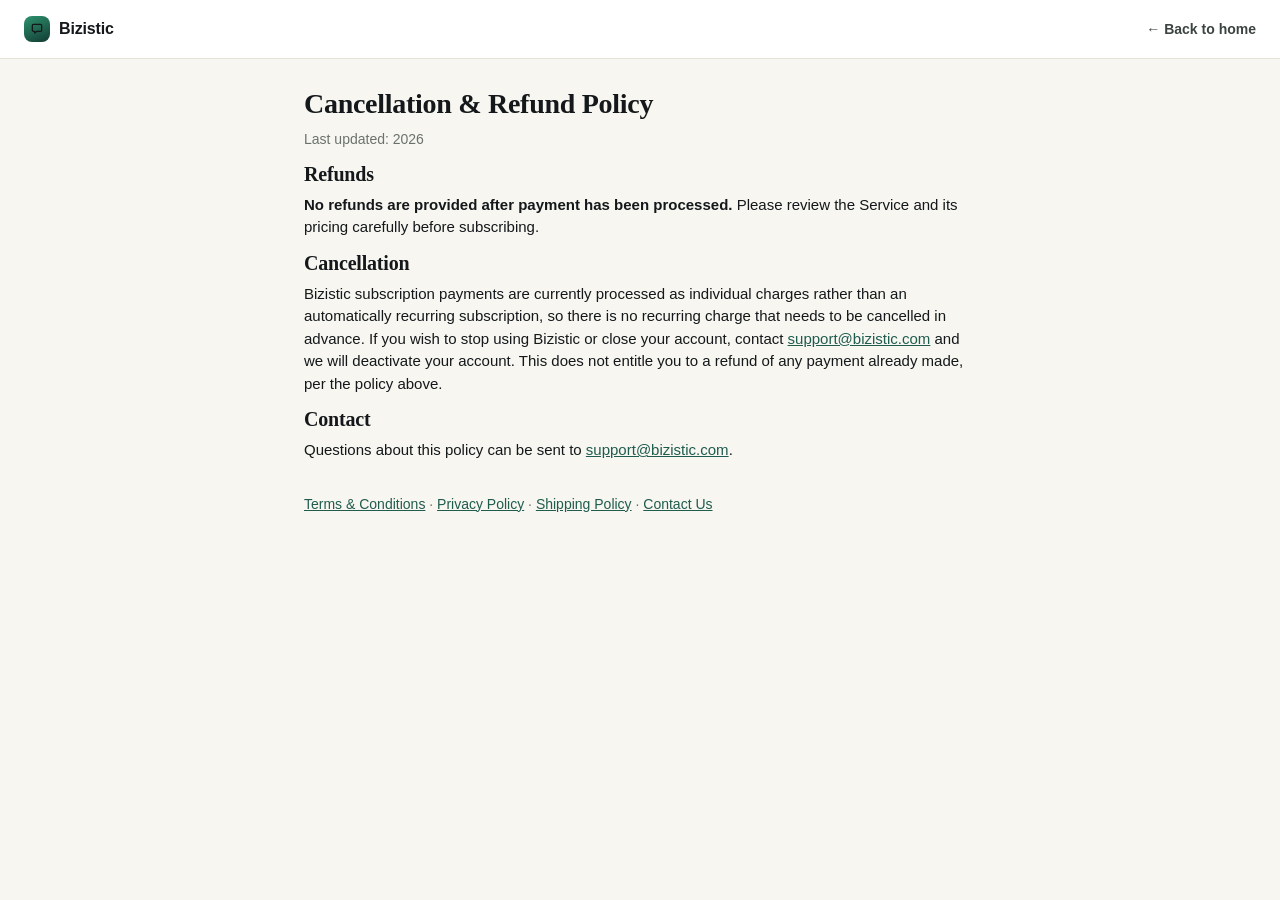
<file: static/cancellation-refunds.html>
<!DOCTYPE html>
<html lang="en">
<head>
  <meta charset="UTF-8">
  <meta name="viewport" content="width=device-width, initial-scale=1.0">
  <title>Cancellation &amp; Refund Policy — Bizistic</title>
  <link rel="icon" type="image/svg+xml" href="/static/favicon.svg">
  <link rel="stylesheet" href="/static/css/base.css">
</head>
<body>
  <nav class="ba-navbar">
    <a href="/" class="ba-brand">
      <span class="ba-brand-mark"><svg viewBox="0 0 24 24" fill="none" stroke="currentColor" stroke-width="2.2" stroke-linecap="round" stroke-linejoin="round"><path d="M4 6a2 2 0 0 1 2-2h12a2 2 0 0 1 2 2v8a2 2 0 0 1-2 2h-6l-4 3v-3H6a2 2 0 0 1-2-2Z"/></svg></span>
      Bizistic
    </a>
    <a href="/" class="ba-navlink">&larr; Back to home</a>
  </nav>

  <div class="ba-container" style="max-width: 720px;">
    <h1>Cancellation &amp; Refund Policy</h1>
    <p class="ba-muted">Last updated: 2026</p>

    <h2>Refunds</h2>
    <p><strong>No refunds are provided after payment has been processed.</strong> Please review the Service and its pricing carefully before subscribing.</p>

    <h2>Cancellation</h2>
    <p>Bizistic subscription payments are currently processed as individual charges rather than an automatically recurring subscription, so there is no recurring charge that needs to be cancelled in advance. If you wish to stop using Bizistic or close your account, contact <a href="mailto:support@bizistic.com">support@bizistic.com</a> and we will deactivate your account. This does not entitle you to a refund of any payment already made, per the policy above.</p>

    <h2>Contact</h2>
    <p>Questions about this policy can be sent to <a href="mailto:support@bizistic.com">support@bizistic.com</a>.</p>

    <p class="ba-muted" style="margin-top: 32px;">
      <a href="/terms">Terms &amp; Conditions</a> &middot;
      <a href="/privacy">Privacy Policy</a> &middot;
      <a href="/shipping-policy">Shipping Policy</a> &middot;
      <a href="/contact">Contact Us</a>
    </p>
  </div>
</body>
</html>
</file>
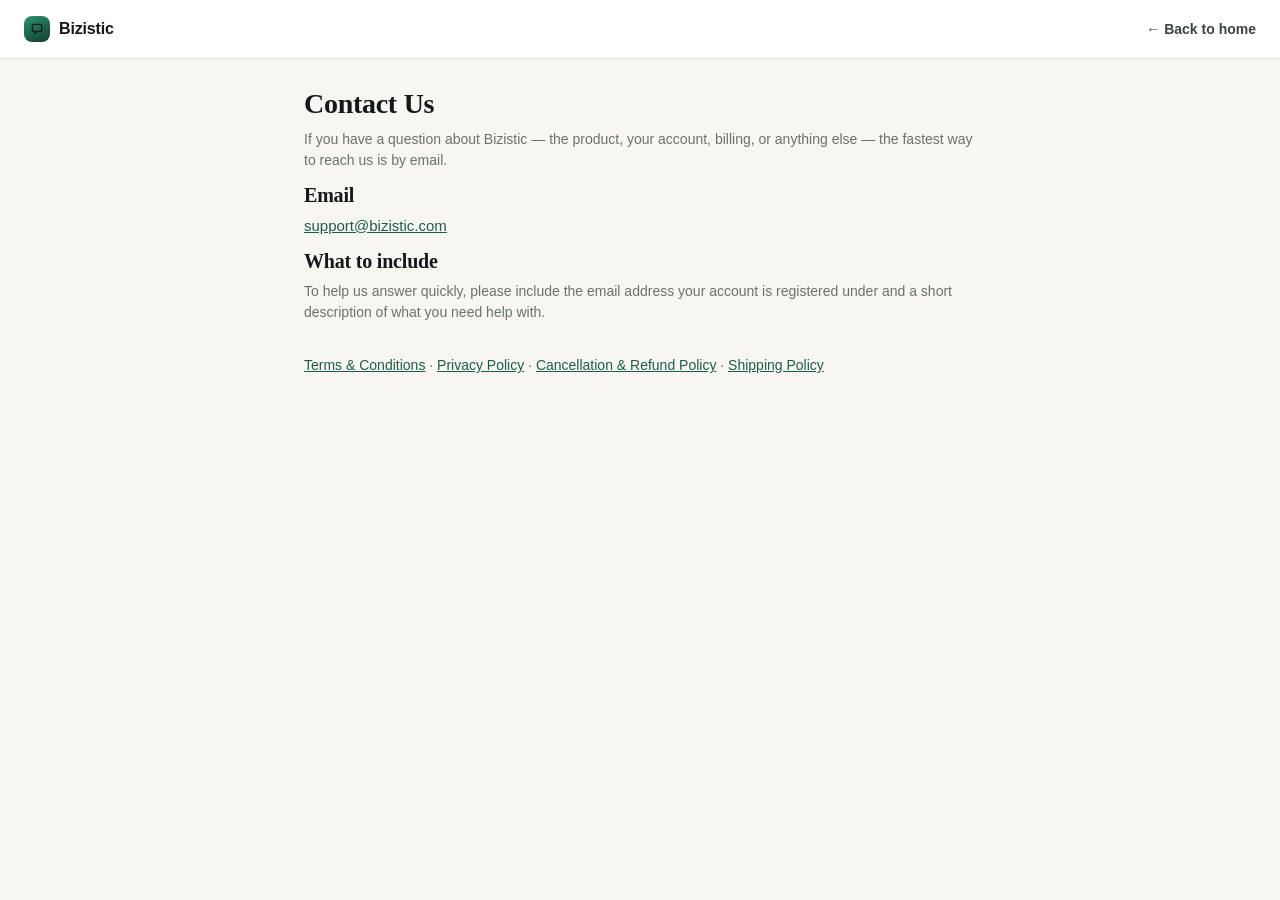
<file: static/contact.html>
<!DOCTYPE html>
<html lang="en">
<head>
  <meta charset="UTF-8">
  <meta name="viewport" content="width=device-width, initial-scale=1.0">
  <title>Contact Us — Bizistic</title>
  <link rel="icon" type="image/svg+xml" href="/static/favicon.svg">
  <link rel="stylesheet" href="/static/css/base.css">
</head>
<body>
  <nav class="ba-navbar">
    <a href="/" class="ba-brand">
      <span class="ba-brand-mark"><svg viewBox="0 0 24 24" fill="none" stroke="currentColor" stroke-width="2.2" stroke-linecap="round" stroke-linejoin="round"><path d="M4 6a2 2 0 0 1 2-2h12a2 2 0 0 1 2 2v8a2 2 0 0 1-2 2h-6l-4 3v-3H6a2 2 0 0 1-2-2Z"/></svg></span>
      Bizistic
    </a>
    <a href="/" class="ba-navlink">&larr; Back to home</a>
  </nav>

  <div class="ba-container" style="max-width: 720px;">
    <h1>Contact Us</h1>
    <p class="ba-muted">If you have a question about Bizistic — the product, your account, billing, or anything else — the fastest way to reach us is by email.</p>

    <h2>Email</h2>
    <p><a href="mailto:support@bizistic.com">support@bizistic.com</a></p>

    <h2>What to include</h2>
    <p class="ba-muted">To help us answer quickly, please include the email address your account is registered under and a short description of what you need help with.</p>

    <p class="ba-muted" style="margin-top: 32px;">
      <a href="/terms">Terms &amp; Conditions</a> &middot;
      <a href="/privacy">Privacy Policy</a> &middot;
      <a href="/cancellation-refunds">Cancellation &amp; Refund Policy</a> &middot;
      <a href="/shipping-policy">Shipping Policy</a>
    </p>
  </div>
</body>
</html>
</file>
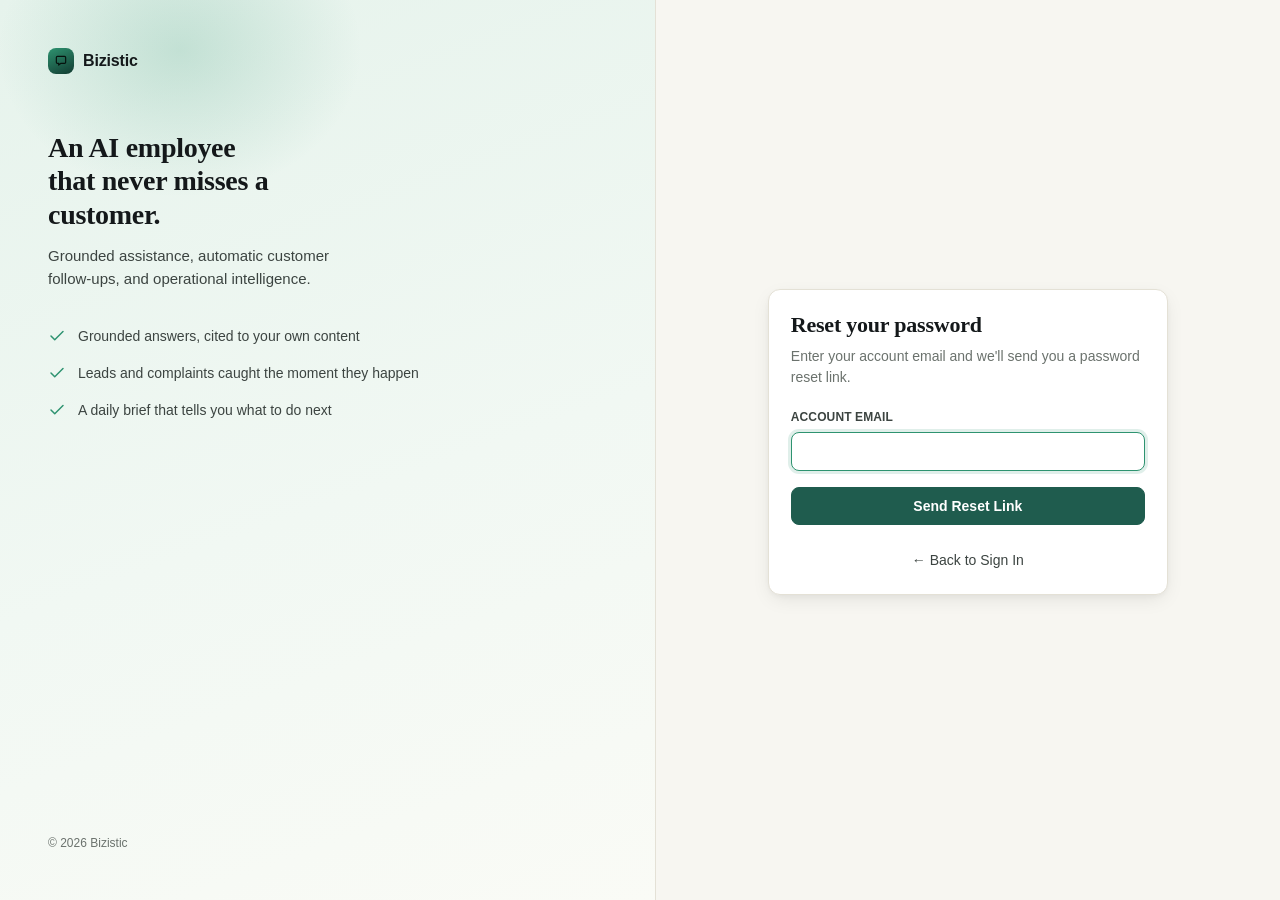
<file: static/forgot-password.html>
<!DOCTYPE html>
<html lang="en">
<head>
  <meta charset="UTF-8">
  <meta name="viewport" content="width=device-width, initial-scale=1.0">
  <title>Forgot Password — Bizistic</title>
  <link rel="icon" type="image/svg+xml" href="/static/favicon.svg">
  <link rel="stylesheet" href="/static/css/base.css">
  <style>
    .auth-shell { min-height: 100vh; display: grid; grid-template-columns: 1.05fr 1fr; }
    .auth-brand {
      background: linear-gradient(160deg, #E6F3EC 0%, #F1F8F3 55%, #FAFBF6 100%); color: var(--ba-ink); padding: 48px; border-right: 1px solid var(--ba-border); display: flex; flex-direction: column; justify-content: space-between;
      position: relative; overflow: hidden;
    }
    .auth-brand::before {
      content: ""; position: absolute; top: -160px; left: -80px; width: 520px; height: 420px;
      background: radial-gradient(closest-side, rgba(46,147,112,0.20), transparent 70%); pointer-events: none;
    }
    .auth-brand-inner { position: relative; z-index: 1; }
    .auth-brand h2 { font-family: var(--ba-font-serif); font-size: 1.75rem; max-width: 16ch; color: var(--ba-ink); margin-bottom: 14px; }
    .auth-brand p { color: var(--ba-ink-soft); font-size: 0.9375rem; max-width: 34ch; }
    .auth-points { display: flex; flex-direction: column; gap: 16px; margin-top: 36px; position: relative; z-index: 1; }
    .auth-point { display: flex; gap: 12px; align-items: flex-start; font-size: 0.875rem; color: var(--ba-ink-soft); }
    .auth-point svg { width: 18px; height: 18px; flex-shrink: 0; margin-top: 1px; color: var(--ba-accent); }
    .auth-form-side { display: flex; align-items: center; justify-content: center; padding: 40px 24px; }
    .auth-card-wrap { width: 100%; max-width: 400px; }
    @media (max-width: 860px) {
      .auth-shell { grid-template-columns: 1fr; }
      .auth-brand { display: none; }
      .auth-form-side { padding: 32px 20px; }
    }
  </style>
</head>
<body>
  <div class="auth-shell">
    <div class="auth-brand">
      <div class="auth-brand-inner">
        <a href="/" class="ba-brand">
          <span class="ba-brand-mark"><svg viewBox="0 0 24 24" fill="none" stroke="#06110D" stroke-width="2" stroke-linecap="round" stroke-linejoin="round"><path d="M4 6a2 2 0 0 1 2-2h12a2 2 0 0 1 2 2v8a2 2 0 0 1-2 2h-6l-4 3v-3H6a2 2 0 0 1-2-2Z"/></svg></span>
          Bizistic
        </a>
        <h2 style="margin-top:56px;">An AI employee that never misses a customer.</h2>
        <p>Grounded assistance, automatic customer follow-ups, and operational intelligence.</p>
        <div class="auth-points">
          <div class="auth-point"><svg viewBox="0 0 24 24" fill="none" stroke="currentColor" stroke-width="2" stroke-linecap="round" stroke-linejoin="round"><path d="M20 6 9 17l-5-5"/></svg> Grounded answers, cited to your own content</div>
          <div class="auth-point"><svg viewBox="0 0 24 24" fill="none" stroke="currentColor" stroke-width="2" stroke-linecap="round" stroke-linejoin="round"><path d="M20 6 9 17l-5-5"/></svg> Leads and complaints caught the moment they happen</div>
          <div class="auth-point"><svg viewBox="0 0 24 24" fill="none" stroke="currentColor" stroke-width="2" stroke-linecap="round" stroke-linejoin="round"><path d="M20 6 9 17l-5-5"/></svg> A daily brief that tells you what to do next</div>
        </div>
      </div>
      <div style="position:relative; z-index:1; font-size:0.75rem; color:var(--ba-muted);">&copy; 2026 Bizistic</div>
    </div>

    <div class="auth-form-side">
      <div class="auth-card-wrap">
        <div class="ba-card" style="box-shadow:var(--ba-shadow-md);">
          <h1 style="font-size: 1.375rem; margin-top: 0; margin-bottom: 8px;">Reset your password</h1>
          <p class="ba-muted" style="margin-top: 0; margin-bottom: 20px; font-size: 0.875rem;">
            Enter your account email and we'll send you a password reset link.
          </p>

          <div id="alert" class="ba-alert ba-alert-error" style="display: none; margin-bottom: 16px;"></div>
          <div id="success-alert" class="ba-alert ba-alert-info" style="display: none; margin-bottom: 16px;"></div>

          <form id="forgot-form" onsubmit="handleForgotPassword(event)">
            <div class="ba-field">
              <label class="ba-label" for="forgot-email">Account Email</label>
              <input class="ba-input" type="email" id="forgot-email" required autocomplete="email" autofocus>
            </div>
            <button type="submit" class="ba-btn ba-btn-block" id="submit-btn">Send Reset Link</button>
          </form>

          <div style="margin-top: 24px; text-align: center;">
            <a href="/login" style="font-size: 0.875rem; color: var(--ba-ink-soft); text-decoration: none;">&larr; Back to Sign In</a>
          </div>
        </div>
      </div>
    </div>
  </div>

  <script>
    function showAlert(msg) {
      const el = document.getElementById('alert');
      el.innerText = msg;
      el.style.display = 'block';
      document.getElementById('success-alert').style.display = 'none';
    }
    function showSuccess(msg) {
      const el = document.getElementById('success-alert');
      el.innerText = msg;
      el.style.display = 'block';
      document.getElementById('alert').style.display = 'none';
    }
    function hideAlert() {
      document.getElementById('alert').style.display = 'none';
      document.getElementById('success-alert').style.display = 'none';
    }

    async function handleForgotPassword(e) {
      e.preventDefault();
      hideAlert();
      const btn = document.getElementById('submit-btn');
      const email = document.getElementById('forgot-email').value.trim();
      btn.disabled = true;
      btn.innerText = 'Sending...';

      try {
        const res = await fetch('/api/auth/forgot-password', {
          method: 'POST',
          headers: { 'Content-Type': 'application/json' },
          body: JSON.stringify({ email }),
        });
        const data = await res.json();
        if (!res.ok) {
          throw new Error(data.detail || 'Could not process request.');
        }
        showSuccess(data.message || 'If an account with that email exists, a password reset link has been sent.');
        document.getElementById('forgot-form').style.display = 'none';
      } catch (err) {
        showAlert(err.message);
        btn.disabled = false;
        btn.innerText = 'Send Reset Link';
      }
    }
  </script>
</body>
</html>
</file>
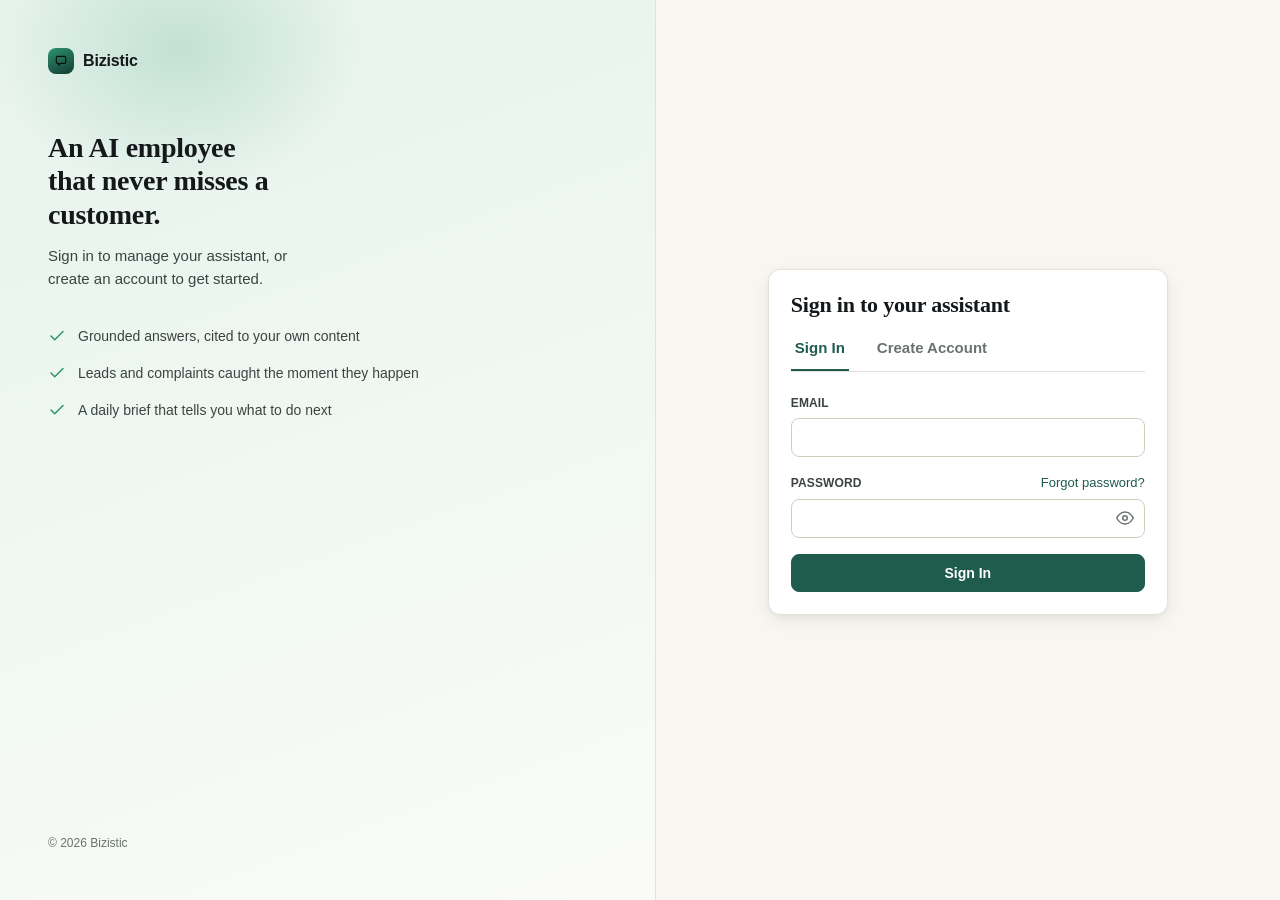
<file: static/login.html>
<!DOCTYPE html>
<html lang="en">
<head>
  <meta charset="UTF-8">
  <meta name="viewport" content="width=device-width, initial-scale=1.0">
  <title>Sign In — Bizistic</title>
  <link rel="icon" type="image/svg+xml" href="/static/favicon.svg">
  <link rel="stylesheet" href="/static/css/base.css">
  <style>
    .auth-shell { min-height: 100vh; display: grid; grid-template-columns: 1.05fr 1fr; }
    .auth-brand {
      background: linear-gradient(160deg, #E6F3EC 0%, #F1F8F3 55%, #FAFBF6 100%); color: var(--ba-ink); padding: 48px; border-right: 1px solid var(--ba-border); display: flex; flex-direction: column; justify-content: space-between;
      position: relative; overflow: hidden;
    }
    .auth-brand::before {
      content: ""; position: absolute; top: -160px; left: -80px; width: 520px; height: 420px;
      background: radial-gradient(closest-side, rgba(46,147,112,0.20), transparent 70%); pointer-events: none;
    }
    .auth-brand-inner { position: relative; z-index: 1; }
    .auth-brand h2 { font-family: var(--ba-font-serif); font-size: 1.75rem; max-width: 16ch; color: var(--ba-ink); margin-bottom: 14px; }
    .auth-brand p { color: var(--ba-ink-soft); font-size: 0.9375rem; max-width: 34ch; }
    .auth-points { display: flex; flex-direction: column; gap: 16px; margin-top: 36px; position: relative; z-index: 1; }
    .auth-point { display: flex; gap: 12px; align-items: flex-start; font-size: 0.875rem; color: var(--ba-ink-soft); }
    .auth-point svg { width: 18px; height: 18px; flex-shrink: 0; margin-top: 1px; color: var(--ba-accent); }
    .auth-form-side { display: flex; align-items: center; justify-content: center; padding: 40px 24px; }
    .auth-card-wrap { width: 100%; max-width: 400px; }
    @media (max-width: 860px) {
      .auth-shell { grid-template-columns: 1fr; }
      .auth-brand { display: none; }
      .auth-form-side { padding: 32px 20px; }
    }
  </style>
</head>
<body>
  <div class="auth-shell">
    <div class="auth-brand">
      <div class="auth-brand-inner">
        <a href="/" class="ba-brand">
          <span class="ba-brand-mark"><svg viewBox="0 0 24 24" fill="none" stroke="#06110D" stroke-width="2" stroke-linecap="round" stroke-linejoin="round"><path d="M4 6a2 2 0 0 1 2-2h12a2 2 0 0 1 2 2v8a2 2 0 0 1-2 2h-6l-4 3v-3H6a2 2 0 0 1-2-2Z"/></svg></span>
          Bizistic
        </a>
        <h2 style="margin-top:56px;">An AI employee that never misses a customer.</h2>
        <p>Sign in to manage your assistant, or create an account to get started.</p>
        <div class="auth-points">
          <div class="auth-point"><svg viewBox="0 0 24 24" fill="none" stroke="currentColor" stroke-width="2" stroke-linecap="round" stroke-linejoin="round"><path d="M20 6 9 17l-5-5"/></svg> Grounded answers, cited to your own content</div>
          <div class="auth-point"><svg viewBox="0 0 24 24" fill="none" stroke="currentColor" stroke-width="2" stroke-linecap="round" stroke-linejoin="round"><path d="M20 6 9 17l-5-5"/></svg> Leads and complaints caught the moment they happen</div>
          <div class="auth-point"><svg viewBox="0 0 24 24" fill="none" stroke="currentColor" stroke-width="2" stroke-linecap="round" stroke-linejoin="round"><path d="M20 6 9 17l-5-5"/></svg> A daily brief that tells you what to do next</div>
        </div>
      </div>
      <div style="position:relative; z-index:1; font-size:0.75rem; color:var(--ba-muted);">&copy; 2026 Bizistic</div>
    </div>

    <div class="auth-form-side">
      <div class="auth-card-wrap">
        <div class="ba-card" style="box-shadow:var(--ba-shadow-md);">
          <h1 style="font-size: 1.375rem; margin-top: 0;">Sign in to your assistant</h1>
          <div class="ba-tabs">
            <div class="ba-tab active" onclick="switchTab('signin')" id="tab-signin">Sign In</div>
            <div class="ba-tab" onclick="switchTab('signup')" id="tab-signup">Create Account</div>
          </div>

          <div id="alert" class="ba-alert ba-alert-error" style="display: none;"></div>

          <div id="panel-signin" class="ba-tab-panel active">
            <form onsubmit="handleSignIn(event)">
              <div class="ba-field">
                <label class="ba-label" for="signin-email">Email</label>
                <input class="ba-input" type="email" id="signin-email" required autocomplete="username">
              </div>
              <div class="ba-field">
                <div style="display:flex; justify-content:space-between; align-items:center; margin-bottom:6px;">
                  <label class="ba-label" for="signin-password" style="margin:0;">Password</label>
                  <a href="/forgot-password" style="font-size:0.8125rem; color:var(--ba-primary); text-decoration:none;">Forgot password?</a>
                </div>
                <div class="ba-password-field">
                  <input class="ba-input" type="password" id="signin-password" required autocomplete="current-password">
                  <button type="button" class="ba-password-toggle" data-target="signin-password" aria-label="Show password">
                    <svg class="eye" viewBox="0 0 24 24" fill="none" stroke="currentColor" stroke-width="2" stroke-linecap="round" stroke-linejoin="round"><path d="M1 12s4-8 11-8 11 8 11 8-4 8-11 8-11-8-11-8Z"/><circle cx="12" cy="12" r="3"/></svg>
                    <svg class="eye-off" viewBox="0 0 24 24" fill="none" stroke="currentColor" stroke-width="2" stroke-linecap="round" stroke-linejoin="round"><path d="M17.94 17.94A10.94 10.94 0 0 1 12 20c-7 0-11-8-11-8a18.6 18.6 0 0 1 4.22-5.94M9.9 4.24A9.12 9.12 0 0 1 12 4c7 0 11 8 11 8a18.5 18.5 0 0 1-2.16 3.19m-6.72-1.07a3 3 0 1 1-4.24-4.24"/><line x1="1" y1="1" x2="23" y2="23"/></svg>
                  </button>
                </div>
              </div>
              <button type="submit" class="ba-btn ba-btn-block" id="signin-btn">Sign In</button>
            </form>
          </div>

          <div id="panel-signup" class="ba-tab-panel">
            <form onsubmit="handleSignUp(event)">
              <div class="ba-field">
                <label class="ba-label" for="signup-business">Business Name</label>
                <input class="ba-input" type="text" id="signup-business" required>
              </div>
              <div class="ba-field">
                <label class="ba-label" for="signup-name">Your Name</label>
                <input class="ba-input" type="text" id="signup-name" required>
              </div>
              <div class="ba-field">
                <label class="ba-label" for="signup-email">Email</label>
                <input class="ba-input" type="email" id="signup-email" required autocomplete="username">
              </div>
              <div class="ba-field">
                <label class="ba-label" for="signup-password">Password (min 6 characters)</label>
                <div class="ba-password-field">
                  <input class="ba-input" type="password" id="signup-password" minlength="6" required autocomplete="new-password">
                  <button type="button" class="ba-password-toggle" data-target="signup-password" aria-label="Show password">
                    <svg class="eye" viewBox="0 0 24 24" fill="none" stroke="currentColor" stroke-width="2" stroke-linecap="round" stroke-linejoin="round"><path d="M1 12s4-8 11-8 11 8 11 8-4 8-11 8-11-8-11-8Z"/><circle cx="12" cy="12" r="3"/></svg>
                    <svg class="eye-off" viewBox="0 0 24 24" fill="none" stroke="currentColor" stroke-width="2" stroke-linecap="round" stroke-linejoin="round"><path d="M17.94 17.94A10.94 10.94 0 0 1 12 20c-7 0-11-8-11-8a18.6 18.6 0 0 1 4.22-5.94M9.9 4.24A9.12 9.12 0 0 1 12 4c7 0 11 8 11 8a18.5 18.5 0 0 1-2.16 3.19m-6.72-1.07a3 3 0 1 1-4.24-4.24"/><line x1="1" y1="1" x2="23" y2="23"/></svg>
                  </button>
                </div>
              </div>
              <button type="submit" class="ba-btn ba-btn-block" id="signup-btn">Create Account</button>
            </form>
          </div>
        </div>
      </div>
    </div>
  </div>

  <script src="/static/js/auth.js"></script>
  <script>
    if (BizAuth.isAuthenticated()) {
      const params = new URLSearchParams(window.location.search);
      window.location.href = BizAuth.sanitizeReturnUrl(params.get('return_url'));
    }

    function switchTab(tab) {
      document.querySelectorAll('.ba-tab').forEach(t => t.classList.remove('active'));
      document.querySelectorAll('.ba-tab-panel').forEach(p => p.classList.remove('active'));
      document.getElementById('tab-' + tab).classList.add('active');
      document.getElementById('panel-' + tab).classList.add('active');
      hideAlert();
    }

    function showAlert(msg) {
      const el = document.getElementById('alert');
      el.innerText = msg;
      el.style.display = 'block';
    }
    function hideAlert() {
      document.getElementById('alert').style.display = 'none';
    }

    async function handleSignIn(e) {
      e.preventDefault();
      hideAlert();
      const btn = document.getElementById('signin-btn');
      btn.disabled = true;
      try {
        const res = await fetch('/api/auth/login', {
          method: 'POST',
          headers: { 'Content-Type': 'application/json' },
          body: JSON.stringify({
            email: document.getElementById('signin-email').value.trim(),
            password: document.getElementById('signin-password').value,
          }),
        });
        const data = await res.json();
        if (!res.ok) throw new Error(BizAuth.formatError(data, 'Sign in failed.'));
        BizAuth.setSession(data.access_token, data.tenant_id, data.role);
        const params = new URLSearchParams(window.location.search);
        const fallback = data.role === 'platform_admin' ? '/dashboard' : '/dashboard';
        window.location.href = BizAuth.sanitizeReturnUrl(params.get('return_url'), fallback);
      } catch (err) {
        showAlert(err.message);
        btn.disabled = false;
      }
    }

    async function handleSignUp(e) {
      e.preventDefault();
      hideAlert();
      const btn = document.getElementById('signup-btn');
      btn.disabled = true;
      try {
        const res = await fetch('/api/auth/signup', {
          method: 'POST',
          headers: { 'Content-Type': 'application/json' },
          body: JSON.stringify({
            business_name: document.getElementById('signup-business').value.trim(),
            name: document.getElementById('signup-name').value.trim(),
            email: document.getElementById('signup-email').value.trim(),
            password: document.getElementById('signup-password').value,
          }),
        });
        const data = await res.json();
        if (!res.ok) throw new Error(BizAuth.formatError(data, 'Sign up failed.'));
        BizAuth.setSession(data.access_token, data.tenant_id, data.role);
        // New owners land on the guided setup wizard, not the full
        // dashboard — everything there is still reachable via "Skip to
        // full dashboard" for anyone who prefers it.
        window.location.href = '/onboarding';
      } catch (err) {
        showAlert(err.message);
        btn.disabled = false;
      }
    }

    document.querySelectorAll('.ba-password-toggle').forEach(btn => {
      btn.addEventListener('click', () => {
        const input = document.getElementById(btn.dataset.target);
        if (!input) return;
        const showing = input.type === 'password';
        input.type = showing ? 'text' : 'password';
        btn.classList.toggle('showing', showing);
        btn.setAttribute('aria-label', showing ? 'Hide password' : 'Show password');
      });
    });
  </script>
</body>
</html>
</file>
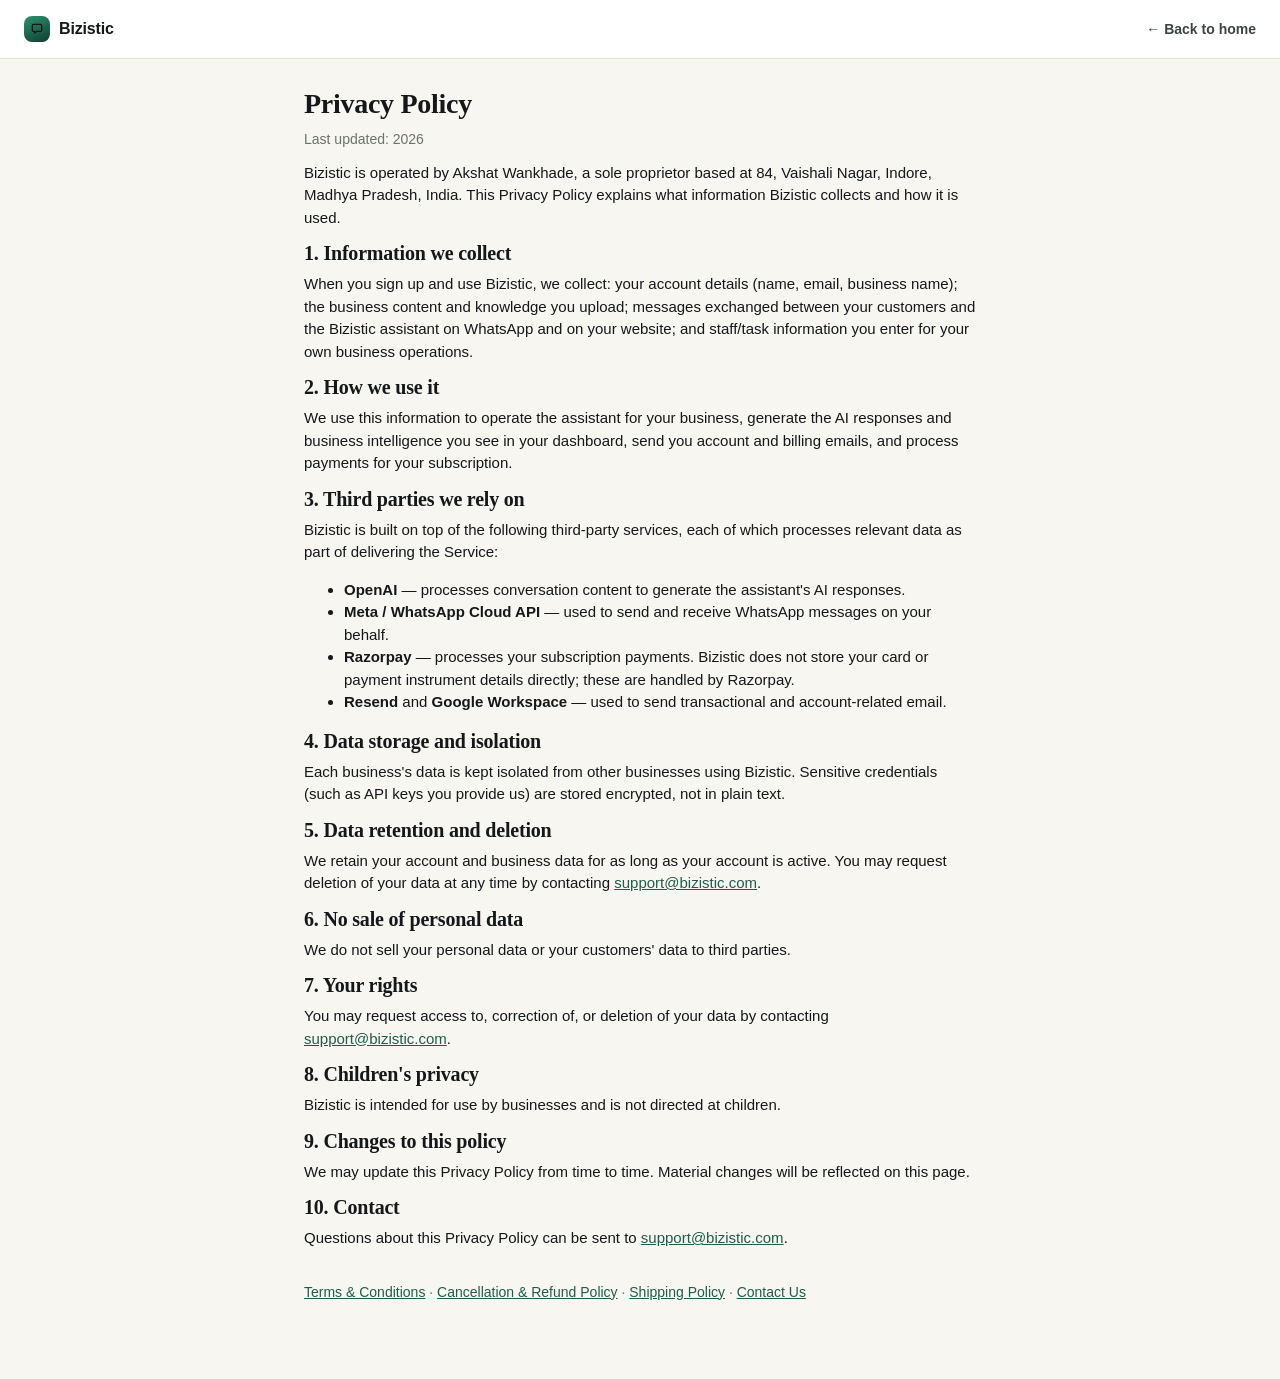
<file: static/privacy.html>
<!DOCTYPE html>
<html lang="en">
<head>
  <meta charset="UTF-8">
  <meta name="viewport" content="width=device-width, initial-scale=1.0">
  <title>Privacy Policy — Bizistic</title>
  <link rel="icon" type="image/svg+xml" href="/static/favicon.svg">
  <link rel="stylesheet" href="/static/css/base.css">
</head>
<body>
  <nav class="ba-navbar">
    <a href="/" class="ba-brand">
      <span class="ba-brand-mark"><svg viewBox="0 0 24 24" fill="none" stroke="currentColor" stroke-width="2.2" stroke-linecap="round" stroke-linejoin="round"><path d="M4 6a2 2 0 0 1 2-2h12a2 2 0 0 1 2 2v8a2 2 0 0 1-2 2h-6l-4 3v-3H6a2 2 0 0 1-2-2Z"/></svg></span>
      Bizistic
    </a>
    <a href="/" class="ba-navlink">&larr; Back to home</a>
  </nav>

  <div class="ba-container" style="max-width: 720px;">
    <h1>Privacy Policy</h1>
    <p class="ba-muted">Last updated: 2026</p>

    <p>Bizistic is operated by Akshat Wankhade, a sole proprietor based at 84, Vaishali Nagar, Indore, Madhya Pradesh, India. This Privacy Policy explains what information Bizistic collects and how it is used.</p>

    <h2>1. Information we collect</h2>
    <p>When you sign up and use Bizistic, we collect: your account details (name, email, business name); the business content and knowledge you upload; messages exchanged between your customers and the Bizistic assistant on WhatsApp and on your website; and staff/task information you enter for your own business operations.</p>

    <h2>2. How we use it</h2>
    <p>We use this information to operate the assistant for your business, generate the AI responses and business intelligence you see in your dashboard, send you account and billing emails, and process payments for your subscription.</p>

    <h2>3. Third parties we rely on</h2>
    <p>Bizistic is built on top of the following third-party services, each of which processes relevant data as part of delivering the Service:</p>
    <ul>
      <li><strong>OpenAI</strong> — processes conversation content to generate the assistant's AI responses.</li>
      <li><strong>Meta / WhatsApp Cloud API</strong> — used to send and receive WhatsApp messages on your behalf.</li>
      <li><strong>Razorpay</strong> — processes your subscription payments. Bizistic does not store your card or payment instrument details directly; these are handled by Razorpay.</li>
      <li><strong>Resend</strong> and <strong>Google Workspace</strong> — used to send transactional and account-related email.</li>
    </ul>

    <h2>4. Data storage and isolation</h2>
    <p>Each business's data is kept isolated from other businesses using Bizistic. Sensitive credentials (such as API keys you provide us) are stored encrypted, not in plain text.</p>

    <h2>5. Data retention and deletion</h2>
    <p>We retain your account and business data for as long as your account is active. You may request deletion of your data at any time by contacting <a href="mailto:support@bizistic.com">support@bizistic.com</a>.</p>

    <h2>6. No sale of personal data</h2>
    <p>We do not sell your personal data or your customers' data to third parties.</p>

    <h2>7. Your rights</h2>
    <p>You may request access to, correction of, or deletion of your data by contacting <a href="mailto:support@bizistic.com">support@bizistic.com</a>.</p>

    <h2>8. Children's privacy</h2>
    <p>Bizistic is intended for use by businesses and is not directed at children.</p>

    <h2>9. Changes to this policy</h2>
    <p>We may update this Privacy Policy from time to time. Material changes will be reflected on this page.</p>

    <h2>10. Contact</h2>
    <p>Questions about this Privacy Policy can be sent to <a href="mailto:support@bizistic.com">support@bizistic.com</a>.</p>

    <p class="ba-muted" style="margin-top: 32px;">
      <a href="/terms">Terms &amp; Conditions</a> &middot;
      <a href="/cancellation-refunds">Cancellation &amp; Refund Policy</a> &middot;
      <a href="/shipping-policy">Shipping Policy</a> &middot;
      <a href="/contact">Contact Us</a>
    </p>
  </div>
</body>
</html>
</file>
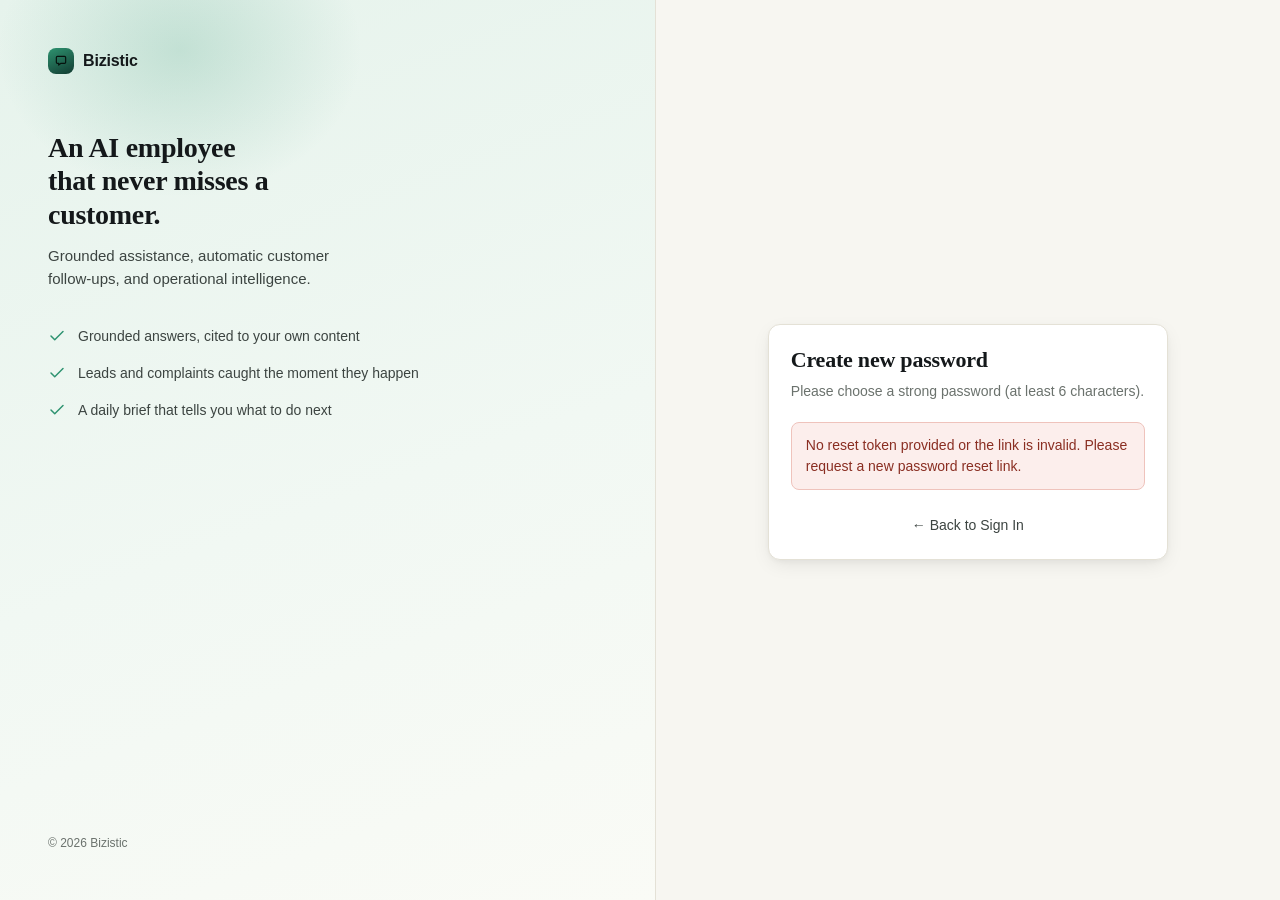
<file: static/reset-password.html>
<!DOCTYPE html>
<html lang="en">
<head>
  <meta charset="UTF-8">
  <meta name="viewport" content="width=device-width, initial-scale=1.0">
  <title>Set New Password — Bizistic</title>
  <link rel="icon" type="image/svg+xml" href="/static/favicon.svg">
  <link rel="stylesheet" href="/static/css/base.css">
  <style>
    .auth-shell { min-height: 100vh; display: grid; grid-template-columns: 1.05fr 1fr; }
    .auth-brand {
      background: linear-gradient(160deg, #E6F3EC 0%, #F1F8F3 55%, #FAFBF6 100%); color: var(--ba-ink); padding: 48px; border-right: 1px solid var(--ba-border); display: flex; flex-direction: column; justify-content: space-between;
      position: relative; overflow: hidden;
    }
    .auth-brand::before {
      content: ""; position: absolute; top: -160px; left: -80px; width: 520px; height: 420px;
      background: radial-gradient(closest-side, rgba(46,147,112,0.20), transparent 70%); pointer-events: none;
    }
    .auth-brand-inner { position: relative; z-index: 1; }
    .auth-brand h2 { font-family: var(--ba-font-serif); font-size: 1.75rem; max-width: 16ch; color: var(--ba-ink); margin-bottom: 14px; }
    .auth-brand p { color: var(--ba-ink-soft); font-size: 0.9375rem; max-width: 34ch; }
    .auth-points { display: flex; flex-direction: column; gap: 16px; margin-top: 36px; position: relative; z-index: 1; }
    .auth-point { display: flex; gap: 12px; align-items: flex-start; font-size: 0.875rem; color: var(--ba-ink-soft); }
    .auth-point svg { width: 18px; height: 18px; flex-shrink: 0; margin-top: 1px; color: var(--ba-accent); }
    .auth-form-side { display: flex; align-items: center; justify-content: center; padding: 40px 24px; }
    .auth-card-wrap { width: 100%; max-width: 400px; }
    @media (max-width: 860px) {
      .auth-shell { grid-template-columns: 1fr; }
      .auth-brand { display: none; }
      .auth-form-side { padding: 32px 20px; }
    }
  </style>
</head>
<body>
  <div class="auth-shell">
    <div class="auth-brand">
      <div class="auth-brand-inner">
        <a href="/" class="ba-brand">
          <span class="ba-brand-mark"><svg viewBox="0 0 24 24" fill="none" stroke="#06110D" stroke-width="2" stroke-linecap="round" stroke-linejoin="round"><path d="M4 6a2 2 0 0 1 2-2h12a2 2 0 0 1 2 2v8a2 2 0 0 1-2 2h-6l-4 3v-3H6a2 2 0 0 1-2-2Z"/></svg></span>
          Bizistic
        </a>
        <h2 style="margin-top:56px;">An AI employee that never misses a customer.</h2>
        <p>Grounded assistance, automatic customer follow-ups, and operational intelligence.</p>
        <div class="auth-points">
          <div class="auth-point"><svg viewBox="0 0 24 24" fill="none" stroke="currentColor" stroke-width="2" stroke-linecap="round" stroke-linejoin="round"><path d="M20 6 9 17l-5-5"/></svg> Grounded answers, cited to your own content</div>
          <div class="auth-point"><svg viewBox="0 0 24 24" fill="none" stroke="currentColor" stroke-width="2" stroke-linecap="round" stroke-linejoin="round"><path d="M20 6 9 17l-5-5"/></svg> Leads and complaints caught the moment they happen</div>
          <div class="auth-point"><svg viewBox="0 0 24 24" fill="none" stroke="currentColor" stroke-width="2" stroke-linecap="round" stroke-linejoin="round"><path d="M20 6 9 17l-5-5"/></svg> A daily brief that tells you what to do next</div>
        </div>
      </div>
      <div style="position:relative; z-index:1; font-size:0.75rem; color:var(--ba-muted);">&copy; 2026 Bizistic</div>
    </div>

    <div class="auth-form-side">
      <div class="auth-card-wrap">
        <div class="ba-card" style="box-shadow:var(--ba-shadow-md);">
          <h1 style="font-size: 1.375rem; margin-top: 0; margin-bottom: 8px;">Create new password</h1>
          <p class="ba-muted" style="margin-top: 0; margin-bottom: 20px; font-size: 0.875rem;">
            Please choose a strong password (at least 6 characters).
          </p>

          <div id="alert" class="ba-alert ba-alert-error" style="display: none; margin-bottom: 16px;"></div>
          <div id="success-alert" class="ba-alert ba-alert-info" style="display: none; margin-bottom: 16px;"></div>

          <form id="reset-form" onsubmit="handleResetPassword(event)">
            <div class="ba-field">
              <label class="ba-label" for="new-password">New Password</label>
              <div class="ba-password-field">
                <input class="ba-input" type="password" id="new-password" required minlength="6" placeholder="At least 6 characters" autocomplete="new-password" autofocus>
                <button type="button" class="ba-password-toggle" data-target="new-password" aria-label="Show password">
                  <svg class="eye" viewBox="0 0 24 24" fill="none" stroke="currentColor" stroke-width="2" stroke-linecap="round" stroke-linejoin="round"><path d="M1 12s4-8 11-8 11 8 11 8-4 8-11 8-11-8-11-8Z"/><circle cx="12" cy="12" r="3"/></svg>
                  <svg class="eye-off" viewBox="0 0 24 24" fill="none" stroke="currentColor" stroke-width="2" stroke-linecap="round" stroke-linejoin="round"><path d="M17.94 17.94A10.94 10.94 0 0 1 12 20c-7 0-11-8-11-8a18.6 18.6 0 0 1 4.22-5.94M9.9 4.24A9.12 9.12 0 0 1 12 4c7 0 11 8 11 8a18.5 18.5 0 0 1-2.16 3.19m-6.72-1.07a3 3 0 1 1-4.24-4.24"/><line x1="1" y1="1" x2="23" y2="23"/></svg>
                </button>
              </div>
            </div>
            <div class="ba-field">
              <label class="ba-label" for="confirm-password">Confirm New Password</label>
              <div class="ba-password-field">
                <input class="ba-input" type="password" id="confirm-password" required minlength="6" autocomplete="new-password">
                <button type="button" class="ba-password-toggle" data-target="confirm-password" aria-label="Show password">
                  <svg class="eye" viewBox="0 0 24 24" fill="none" stroke="currentColor" stroke-width="2" stroke-linecap="round" stroke-linejoin="round"><path d="M1 12s4-8 11-8 11 8 11 8-4 8-11 8-11-8-11-8Z"/><circle cx="12" cy="12" r="3"/></svg>
                  <svg class="eye-off" viewBox="0 0 24 24" fill="none" stroke="currentColor" stroke-width="2" stroke-linecap="round" stroke-linejoin="round"><path d="M17.94 17.94A10.94 10.94 0 0 1 12 20c-7 0-11-8-11-8a18.6 18.6 0 0 1 4.22-5.94M9.9 4.24A9.12 9.12 0 0 1 12 4c7 0 11 8 11 8a18.5 18.5 0 0 1-2.16 3.19m-6.72-1.07a3 3 0 1 1-4.24-4.24"/><line x1="1" y1="1" x2="23" y2="23"/></svg>
                </button>
              </div>
            </div>
            <button type="submit" class="ba-btn ba-btn-block" id="submit-btn">Update Password</button>
          </form>

          <div style="margin-top: 24px; text-align: center;">
            <a href="/login" style="font-size: 0.875rem; color: var(--ba-ink-soft); text-decoration: none;">&larr; Back to Sign In</a>
          </div>
        </div>
      </div>
    </div>
  </div>

  <script>
    const urlParams = new URLSearchParams(window.location.search);
    const token = urlParams.get('token');

    function showAlert(msg) {
      const el = document.getElementById('alert');
      el.innerText = msg;
      el.style.display = 'block';
      document.getElementById('success-alert').style.display = 'none';
    }
    function showSuccess(msg) {
      const el = document.getElementById('success-alert');
      el.innerText = msg;
      el.style.display = 'block';
      document.getElementById('alert').style.display = 'none';
    }
    function hideAlert() {
      document.getElementById('alert').style.display = 'none';
      document.getElementById('success-alert').style.display = 'none';
    }

    if (!token) {
      document.getElementById('reset-form').style.display = 'none';
      showAlert('No reset token provided or the link is invalid. Please request a new password reset link.');
    }

    async function handleResetPassword(e) {
      e.preventDefault();
      hideAlert();

      if (!token) {
        showAlert('Missing reset token. Please request a new link.');
        return;
      }

      const newPassword = document.getElementById('new-password').value;
      const confirmPassword = document.getElementById('confirm-password').value;

      if (newPassword.length < 6) {
        showAlert('Password must be at least 6 characters long.');
        return;
      }

      if (newPassword !== confirmPassword) {
        showAlert('Passwords do not match.');
        return;
      }

      const btn = document.getElementById('submit-btn');
      btn.disabled = true;
      btn.innerText = 'Updating...';

      try {
        const res = await fetch('/api/auth/reset-password', {
          method: 'POST',
          headers: { 'Content-Type': 'application/json' },
          body: JSON.stringify({ token: token, new_password: newPassword }),
        });
        const data = await res.json();
        if (!res.ok) {
          throw new Error(data.detail || 'Failed to reset password.');
        }
        showSuccess('Password updated successfully! Redirecting to sign in...');
        document.getElementById('reset-form').style.display = 'none';
        setTimeout(() => {
          window.location.href = '/login';
        }, 1800);
      } catch (err) {
        showAlert(err.message);
        btn.disabled = false;
        btn.innerText = 'Update Password';
      }
    }

    document.querySelectorAll('.ba-password-toggle').forEach(toggleBtn => {
      toggleBtn.addEventListener('click', () => {
        const input = document.getElementById(toggleBtn.dataset.target);
        if (!input) return;
        const showing = input.type === 'password';
        input.type = showing ? 'text' : 'password';
        toggleBtn.classList.toggle('showing', showing);
        toggleBtn.setAttribute('aria-label', showing ? 'Hide password' : 'Show password');
      });
    });
  </script>
</body>
</html>
</file>
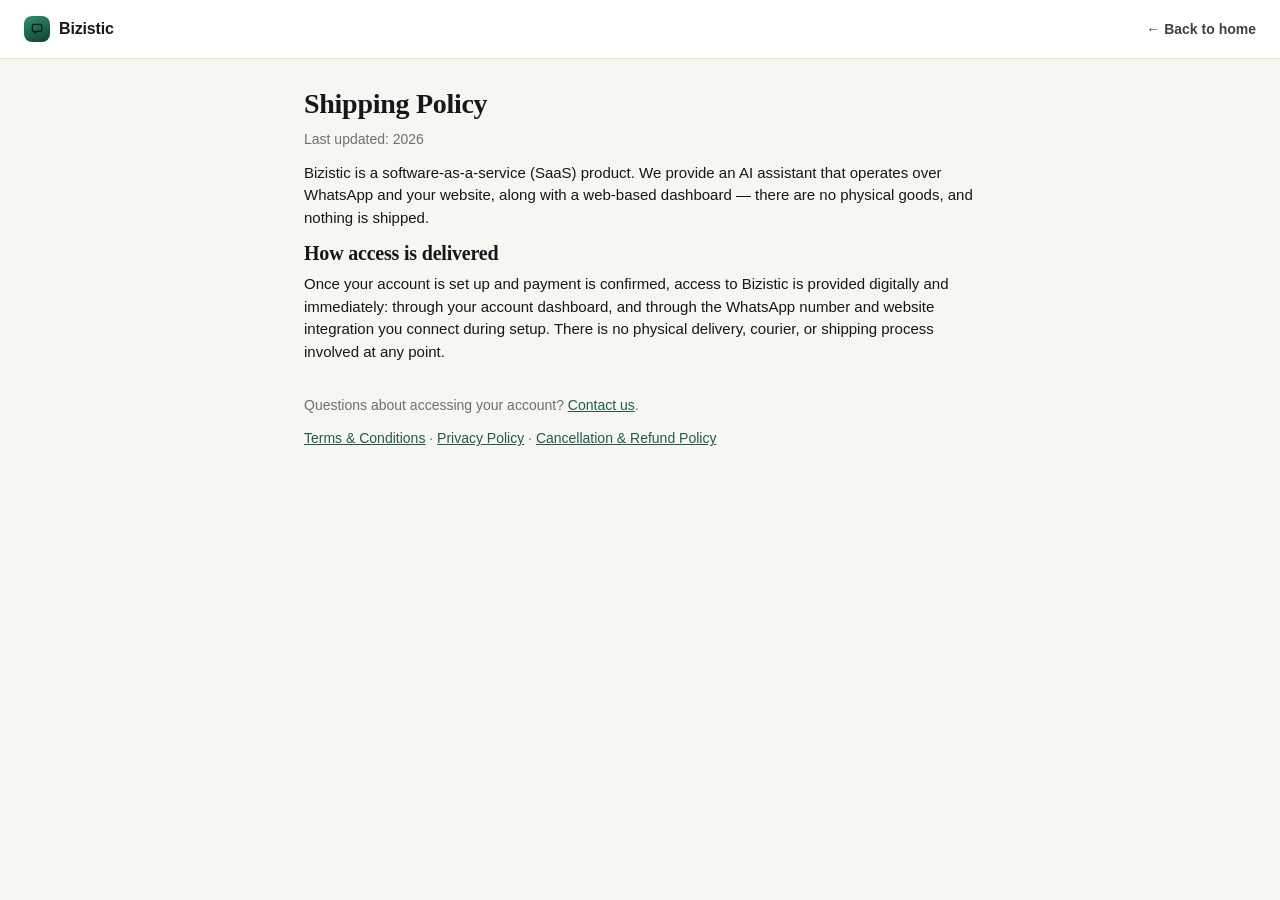
<file: static/shipping-policy.html>
<!DOCTYPE html>
<html lang="en">
<head>
  <meta charset="UTF-8">
  <meta name="viewport" content="width=device-width, initial-scale=1.0">
  <title>Shipping Policy — Bizistic</title>
  <link rel="icon" type="image/svg+xml" href="/static/favicon.svg">
  <link rel="stylesheet" href="/static/css/base.css">
</head>
<body>
  <nav class="ba-navbar">
    <a href="/" class="ba-brand">
      <span class="ba-brand-mark"><svg viewBox="0 0 24 24" fill="none" stroke="currentColor" stroke-width="2.2" stroke-linecap="round" stroke-linejoin="round"><path d="M4 6a2 2 0 0 1 2-2h12a2 2 0 0 1 2 2v8a2 2 0 0 1-2 2h-6l-4 3v-3H6a2 2 0 0 1-2-2Z"/></svg></span>
      Bizistic
    </a>
    <a href="/" class="ba-navlink">&larr; Back to home</a>
  </nav>

  <div class="ba-container" style="max-width: 720px;">
    <h1>Shipping Policy</h1>
    <p class="ba-muted">Last updated: 2026</p>

    <p>Bizistic is a software-as-a-service (SaaS) product. We provide an AI assistant that operates over WhatsApp and your website, along with a web-based dashboard — there are no physical goods, and nothing is shipped.</p>

    <h2>How access is delivered</h2>
    <p>Once your account is set up and payment is confirmed, access to Bizistic is provided digitally and immediately: through your account dashboard, and through the WhatsApp number and website integration you connect during setup. There is no physical delivery, courier, or shipping process involved at any point.</p>

    <p class="ba-muted" style="margin-top: 32px;">
      Questions about accessing your account? <a href="/contact">Contact us</a>.
    </p>
    <p class="ba-muted" style="margin-top: 12px;">
      <a href="/terms">Terms &amp; Conditions</a> &middot;
      <a href="/privacy">Privacy Policy</a> &middot;
      <a href="/cancellation-refunds">Cancellation &amp; Refund Policy</a>
    </p>
  </div>
</body>
</html>
</file>
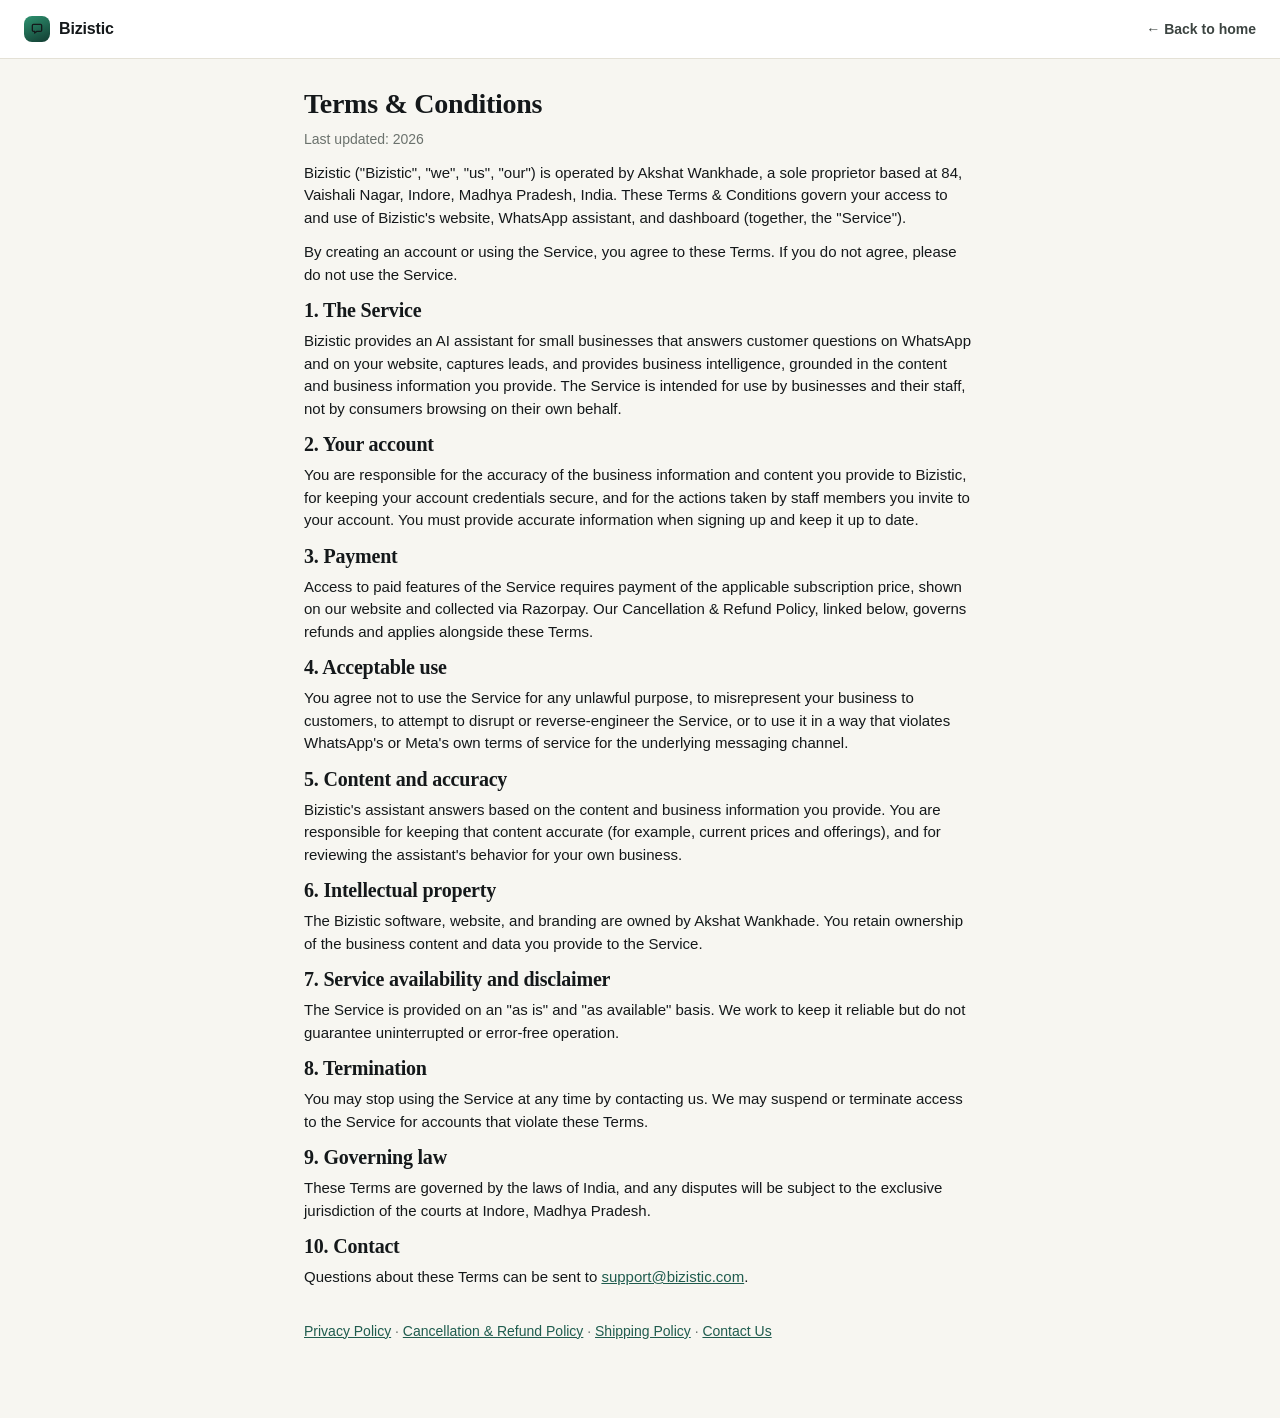
<file: static/terms.html>
<!DOCTYPE html>
<html lang="en">
<head>
  <meta charset="UTF-8">
  <meta name="viewport" content="width=device-width, initial-scale=1.0">
  <title>Terms &amp; Conditions — Bizistic</title>
  <link rel="icon" type="image/svg+xml" href="/static/favicon.svg">
  <link rel="stylesheet" href="/static/css/base.css">
</head>
<body>
  <nav class="ba-navbar">
    <a href="/" class="ba-brand">
      <span class="ba-brand-mark"><svg viewBox="0 0 24 24" fill="none" stroke="currentColor" stroke-width="2.2" stroke-linecap="round" stroke-linejoin="round"><path d="M4 6a2 2 0 0 1 2-2h12a2 2 0 0 1 2 2v8a2 2 0 0 1-2 2h-6l-4 3v-3H6a2 2 0 0 1-2-2Z"/></svg></span>
      Bizistic
    </a>
    <a href="/" class="ba-navlink">&larr; Back to home</a>
  </nav>

  <div class="ba-container" style="max-width: 720px;">
    <h1>Terms &amp; Conditions</h1>
    <p class="ba-muted">Last updated: 2026</p>

    <p>Bizistic ("Bizistic", "we", "us", "our") is operated by Akshat Wankhade, a sole proprietor based at 84, Vaishali Nagar, Indore, Madhya Pradesh, India. These Terms &amp; Conditions govern your access to and use of Bizistic's website, WhatsApp assistant, and dashboard (together, the "Service").</p>

    <p>By creating an account or using the Service, you agree to these Terms. If you do not agree, please do not use the Service.</p>

    <h2>1. The Service</h2>
    <p>Bizistic provides an AI assistant for small businesses that answers customer questions on WhatsApp and on your website, captures leads, and provides business intelligence, grounded in the content and business information you provide. The Service is intended for use by businesses and their staff, not by consumers browsing on their own behalf.</p>

    <h2>2. Your account</h2>
    <p>You are responsible for the accuracy of the business information and content you provide to Bizistic, for keeping your account credentials secure, and for the actions taken by staff members you invite to your account. You must provide accurate information when signing up and keep it up to date.</p>

    <h2>3. Payment</h2>
    <p>Access to paid features of the Service requires payment of the applicable subscription price, shown on our website and collected via Razorpay. Our Cancellation &amp; Refund Policy, linked below, governs refunds and applies alongside these Terms.</p>

    <h2>4. Acceptable use</h2>
    <p>You agree not to use the Service for any unlawful purpose, to misrepresent your business to customers, to attempt to disrupt or reverse-engineer the Service, or to use it in a way that violates WhatsApp's or Meta's own terms of service for the underlying messaging channel.</p>

    <h2>5. Content and accuracy</h2>
    <p>Bizistic's assistant answers based on the content and business information you provide. You are responsible for keeping that content accurate (for example, current prices and offerings), and for reviewing the assistant's behavior for your own business.</p>

    <h2>6. Intellectual property</h2>
    <p>The Bizistic software, website, and branding are owned by Akshat Wankhade. You retain ownership of the business content and data you provide to the Service.</p>

    <h2>7. Service availability and disclaimer</h2>
    <p>The Service is provided on an "as is" and "as available" basis. We work to keep it reliable but do not guarantee uninterrupted or error-free operation.</p>

    <h2>8. Termination</h2>
    <p>You may stop using the Service at any time by contacting us. We may suspend or terminate access to the Service for accounts that violate these Terms.</p>

    <h2>9. Governing law</h2>
    <p>These Terms are governed by the laws of India, and any disputes will be subject to the exclusive jurisdiction of the courts at Indore, Madhya Pradesh.</p>

    <h2>10. Contact</h2>
    <p>Questions about these Terms can be sent to <a href="mailto:support@bizistic.com">support@bizistic.com</a>.</p>

    <p class="ba-muted" style="margin-top: 32px;">
      <a href="/privacy">Privacy Policy</a> &middot;
      <a href="/cancellation-refunds">Cancellation &amp; Refund Policy</a> &middot;
      <a href="/shipping-policy">Shipping Policy</a> &middot;
      <a href="/contact">Contact Us</a>
    </p>
  </div>
</body>
</html>
</file>
<file: static/css/base.css>
/* ==========================================================================
   Business AI — app-shell design system
   Light, warm-paper surface for long-session product use (dashboard, chat,
   auth). The marketing site (index.html) uses its own dark stylesheet —
   two deliberate surfaces for two different jobs, one shared brand.
   ========================================================================== */

:root {
  /* Brand */
  --ba-primary: #1F5C4E;
  --ba-primary-strong: #123B31;
  --ba-primary-soft: #E6F0EB;
  --ba-accent: #2E9370;

  /* Surfaces */
  --ba-bg: #F7F6F1;
  --ba-surface: #FFFFFF;
  --ba-surface-2: #FBFAF6;
  --ba-surface-sunken: #F1EFE8;

  /* Ink */
  --ba-ink: #14181A;
  --ba-ink-soft: #3C4441;
  --ba-muted: #6B726D;
  --ba-faint: #97998f;

  /* Lines */
  --ba-border: #E4E1D6;
  --ba-border-strong: #D2CDBD;

  /* Semantic */
  --ba-warn-bg: #FDF6E4;
  --ba-warn-border: #EFD98F;
  --ba-warn-text: #6B5217;
  --ba-error-bg: #FCEEEC;
  --ba-error-border: #EFC3BC;
  --ba-error-text: #8A2E22;
  --ba-info-bg: #EAF2F6;
  --ba-info-border: #C3DCE6;
  --ba-info-text: #234A5C;

  /* Geometry */
  --ba-radius-sm: 8px;
  --ba-radius: 12px;
  --ba-radius-lg: 18px;
  --ba-radius-full: 999px;

  /* Elevation */
  --ba-shadow-sm: 0 1px 2px rgba(20, 24, 22, 0.05);
  --ba-shadow-md: 0 6px 20px -4px rgba(20, 24, 22, 0.10), 0 2px 6px -2px rgba(20, 24, 22, 0.06);
  --ba-shadow-lg: 0 20px 44px -12px rgba(20, 24, 22, 0.18), 0 4px 10px -2px rgba(20, 24, 22, 0.06);

  /* Type */
  --ba-font-sans: -apple-system, BlinkMacSystemFont, "Segoe UI", Inter, Roboto, "Helvetica Neue", Arial, sans-serif;
  --ba-font-serif: ui-serif, Georgia, "Iowan Old Style", "Palatino Linotype", Palatino, serif;

  font-family: var(--ba-font-sans);
  color-scheme: light;
}

* { box-sizing: border-box; }
html { -webkit-text-size-adjust: 100%; }

body {
  margin: 0;
  background: var(--ba-bg);
  color: var(--ba-ink);
  font-size: 15px;
  line-height: 1.5;
  -webkit-font-smoothing: antialiased;
}

h1, h2, h3 {
  font-family: var(--ba-font-serif);
  font-weight: 600;
  letter-spacing: -0.01em;
  line-height: 1.2;
  margin: 0 0 8px;
  color: var(--ba-ink);
}
h1 { font-size: 1.75rem; }
h2 { font-size: 1.25rem; }
h3 { font-size: 1.0625rem; }
p { margin: 0 0 12px; }

a { color: var(--ba-primary); }

::selection { background: var(--ba-primary-soft); color: var(--ba-primary-strong); }

:focus-visible {
  outline: 2px solid var(--ba-accent);
  outline-offset: 2px;
  border-radius: 4px;
}

/* ---------------------------------------------------------------- layout */

.ba-container { max-width: 960px; margin: 0 auto; padding: 28px 24px 64px; }
.ba-narrow { max-width: 440px; margin: 0 auto; padding: 24px; }

.ba-navbar {
  display: flex; justify-content: space-between; align-items: center;
  padding: 16px 24px; border-bottom: 1px solid var(--ba-border);
  background: var(--ba-surface);
  position: sticky; top: 0; z-index: 20;
}
.ba-brand {
  display: inline-flex; align-items: center; gap: 9px;
  color: var(--ba-ink); text-decoration: none; font-weight: 700; font-size: 1rem;
  letter-spacing: -0.01em;
}
.ba-brand-mark {
  width: 26px; height: 26px; border-radius: 8px; flex-shrink: 0;
  background: linear-gradient(155deg, var(--ba-accent), var(--ba-primary-strong));
  display: inline-flex; align-items: center; justify-content: center;
}
.ba-brand-mark svg { width: 14px; height: 14px; }
.ba-navbar a.ba-navlink { color: var(--ba-ink-soft); text-decoration: none; font-weight: 600; font-size: 0.875rem; }
.ba-navbar a.ba-navlink:hover { color: var(--ba-ink); }

/* ------------------------------------------------------------------ card */

.ba-card {
  background: var(--ba-surface); border: 1px solid var(--ba-border); border-radius: var(--ba-radius);
  padding: 22px; margin-bottom: 16px; box-shadow: var(--ba-shadow-sm);
}
.ba-card-title-row { display: flex; align-items: baseline; justify-content: space-between; gap: 12px; flex-wrap: wrap; }

/* --------------------------------------------------------------- button */

.ba-btn {
  display: inline-flex; align-items: center; justify-content: center; gap: 6px;
  padding: 10px 18px; border-radius: var(--ba-radius-sm);
  border: 1px solid var(--ba-primary); background: var(--ba-primary); color: #fff;
  font-weight: 600; cursor: pointer; text-decoration: none; font-size: 0.875rem;
  font-family: var(--ba-font-sans);
  transition: background 0.15s ease, border-color 0.15s ease, transform 0.1s ease, box-shadow 0.15s ease;
}
.ba-btn:hover { background: var(--ba-primary-strong); border-color: var(--ba-primary-strong); }
.ba-btn:active { transform: translateY(1px); }
.ba-btn-secondary { background: transparent; color: var(--ba-primary); border-color: var(--ba-border-strong); }
.ba-btn-secondary:hover { background: var(--ba-primary-soft); border-color: var(--ba-primary); }
.ba-btn-ghost { background: transparent; color: var(--ba-ink-soft); border-color: transparent; }
.ba-btn-ghost:hover { background: var(--ba-surface-sunken); color: var(--ba-ink); }
.ba-btn-danger { background: #fff; color: var(--ba-error-text); border-color: var(--ba-error-border); }
.ba-btn-danger:hover { background: var(--ba-error-bg); }
.ba-btn:disabled { opacity: 0.5; cursor: not-allowed; transform: none; }
.ba-btn-block { width: 100%; }
.ba-btn-sm { padding: 6px 12px; font-size: 0.8125rem; }

/* ---------------------------------------------------------------- forms */

.ba-input, textarea.ba-input {
  width: 100%; padding: 10px 13px; border: 1px solid var(--ba-border-strong);
  border-radius: var(--ba-radius-sm); font-size: 0.9375rem; font-family: inherit;
  background: var(--ba-surface); color: var(--ba-ink);
  transition: border-color 0.15s ease, box-shadow 0.15s ease;
}
.ba-input:focus {
  outline: none; border-color: var(--ba-accent);
  box-shadow: 0 0 0 3px rgba(46, 147, 112, 0.15);
}
.ba-label { display: block; font-size: 0.75rem; font-weight: 700; letter-spacing: 0.01em; margin-bottom: 6px; color: var(--ba-ink-soft); text-transform: uppercase; }
.ba-field { margin-bottom: 16px; }
.ba-hint { font-size: 0.8125rem; color: var(--ba-muted); margin-top: -10px; margin-bottom: 14px; }

.ba-password-field { position: relative; }
.ba-password-field .ba-input { padding-right: 42px; }
.ba-password-toggle {
  position: absolute; top: 50%; right: 4px; transform: translateY(-50%);
  width: 32px; height: 32px; display: flex; align-items: center; justify-content: center;
  background: none; border: none; cursor: pointer; color: var(--ba-muted); border-radius: var(--ba-radius-sm);
  padding: 0;
}
.ba-password-toggle:hover { color: var(--ba-ink-soft); background: var(--ba-surface-sunken); }
.ba-password-toggle svg { width: 18px; height: 18px; }
.ba-password-toggle .eye-off { display: none; }
.ba-password-toggle.showing .eye { display: none; }
.ba-password-toggle.showing .eye-off { display: block; }

/* --------------------------------------------------------------- alerts */

.ba-alert {
  padding: 12px 14px; border-radius: var(--ba-radius-sm); font-size: 0.875rem; margin-bottom: 14px;
  display: flex; gap: 10px; align-items: flex-start;
}
.ba-alert-error { background: var(--ba-error-bg); border: 1px solid var(--ba-error-border); color: var(--ba-error-text); }
.ba-alert-warn { background: var(--ba-warn-bg); border: 1px solid var(--ba-warn-border); color: var(--ba-warn-text); }
.ba-alert-info { background: var(--ba-info-bg); border: 1px solid var(--ba-info-border); color: var(--ba-info-text); }

/* ---------------------------------------------------------------- badge */

.ba-badge {
  display: inline-flex; align-items: center; gap: 5px; padding: 3px 10px;
  border-radius: var(--ba-radius-full); font-size: 0.6875rem; font-weight: 700;
  letter-spacing: 0.03em; text-transform: uppercase; line-height: 1.6;
}
.ba-badge-primary { background: var(--ba-primary-soft); color: var(--ba-primary-strong); }
.ba-badge-warn { background: var(--ba-warn-bg); color: var(--ba-warn-text); border: 1px solid var(--ba-warn-border); }
.ba-badge-error { background: var(--ba-error-bg); color: var(--ba-error-text); border: 1px solid var(--ba-error-border); }
.ba-badge-neutral { background: var(--ba-surface-sunken); color: var(--ba-ink-soft); }
.ba-badge-dot { width: 6px; height: 6px; border-radius: 50%; background: currentColor; }

/* ----------------------------------------------------------------- tabs */

.ba-tabs { display: flex; gap: 4px; border-bottom: 1px solid var(--ba-border); margin-bottom: 22px; }
.ba-tab { padding: 10px 4px; margin-right: 20px; cursor: pointer; border-bottom: 2px solid transparent; font-weight: 600; color: var(--ba-muted); font-size: 0.9375rem; transition: color 0.15s ease; }
.ba-tab.active { color: var(--ba-primary); border-bottom-color: var(--ba-primary); }
.ba-tab-panel { display: none; animation: ba-fade-in 0.2s ease; }
.ba-tab-panel.active { display: block; }

/* ----------------------------------------------------------------- chat */

.ba-chat-thread { display: flex; flex-direction: column; gap: 12px; padding: 18px 4px; min-height: 280px; overflow-y: auto; }
.ba-msg-user, .ba-msg-assistant {
  padding: 11px 15px; max-width: 78%; font-size: 0.9375rem; line-height: 1.45;
  animation: ba-msg-in 0.25s cubic-bezier(0.16, 1, 0.3, 1);
}
.ba-msg-user { align-self: flex-end; background: var(--ba-primary); color: #fff; border-radius: 16px 16px 3px 16px; }
.ba-msg-assistant { align-self: flex-start; background: var(--ba-surface); border: 1px solid var(--ba-border); border-radius: 16px 16px 16px 3px; box-shadow: var(--ba-shadow-sm); }
.ba-chat-input-row { display: flex; gap: 8px; padding: 14px 0 2px; border-top: 1px solid var(--ba-border); }
.ba-typing { display: inline-flex; gap: 4px; padding: 4px 2px; }
.ba-typing span { width: 6px; height: 6px; border-radius: 50%; background: var(--ba-faint); animation: ba-typing-bounce 1.1s infinite ease-in-out; }
.ba-typing span:nth-child(2) { animation-delay: 0.15s; }
.ba-typing span:nth-child(3) { animation-delay: 0.3s; }

/* ---------------------------------------------------------------- stats */

.ba-muted { color: var(--ba-muted); font-size: 0.875rem; }
.ba-metric { display: grid; grid-template-columns: repeat(auto-fit, minmax(140px, 1fr)); gap: 12px; margin-bottom: 16px; }
.ba-metric-box { background: var(--ba-surface); border: 1px solid var(--ba-border); border-radius: var(--ba-radius); padding: 16px 18px; }
.ba-metric-val { font-family: var(--ba-font-serif); font-size: 1.875rem; font-weight: 600; line-height: 1.1; margin-top: 2px; }
.ba-metric-label { font-size: 0.75rem; color: var(--ba-muted); font-weight: 600; letter-spacing: 0.02em; text-transform: uppercase; }

table.ba-table { width: 100%; border-collapse: collapse; font-size: 0.875rem; }
table.ba-table th { text-align: left; padding: 8px 10px; border-bottom: 1px solid var(--ba-border); color: var(--ba-muted); font-weight: 600; font-size: 0.75rem; text-transform: uppercase; letter-spacing: 0.02em; }
table.ba-table td { text-align: left; padding: 11px 10px; border-bottom: 1px solid var(--ba-border); vertical-align: middle; }
table.ba-table tbody tr:hover { background: var(--ba-surface-2); }

/* ------------------------------------------------------------- utility */

.ba-flex { display: flex; align-items: center; gap: 10px; }
.ba-icon { width: 18px; height: 18px; flex-shrink: 0; display: inline-block; vertical-align: middle; }
.ba-skeleton { background: linear-gradient(90deg, var(--ba-surface-sunken) 25%, var(--ba-border) 37%, var(--ba-surface-sunken) 63%); background-size: 400% 100%; animation: ba-shimmer 1.4s ease infinite; border-radius: var(--ba-radius-sm); }

@keyframes ba-fade-in { from { opacity: 0; transform: translateY(4px); } to { opacity: 1; transform: none; } }
@keyframes ba-msg-in { from { opacity: 0; transform: translateY(6px); } to { opacity: 1; transform: none; } }
@keyframes ba-typing-bounce { 0%, 60%, 100% { transform: translateY(0); opacity: 0.5; } 30% { transform: translateY(-4px); opacity: 1; } }
@keyframes ba-shimmer { 0% { background-position: 100% 0; } 100% { background-position: 0 0; } }

@media (prefers-reduced-motion: reduce) {
  * { animation-duration: 0.001ms !important; animation-iteration-count: 1 !important; transition-duration: 0.001ms !important; }
}

@media (max-width: 640px) {
  .ba-container { padding: 20px 16px 48px; }
  h1 { font-size: 1.5rem; }
  .ba-metric { grid-template-columns: repeat(2, 1fr); }
}
</file>
